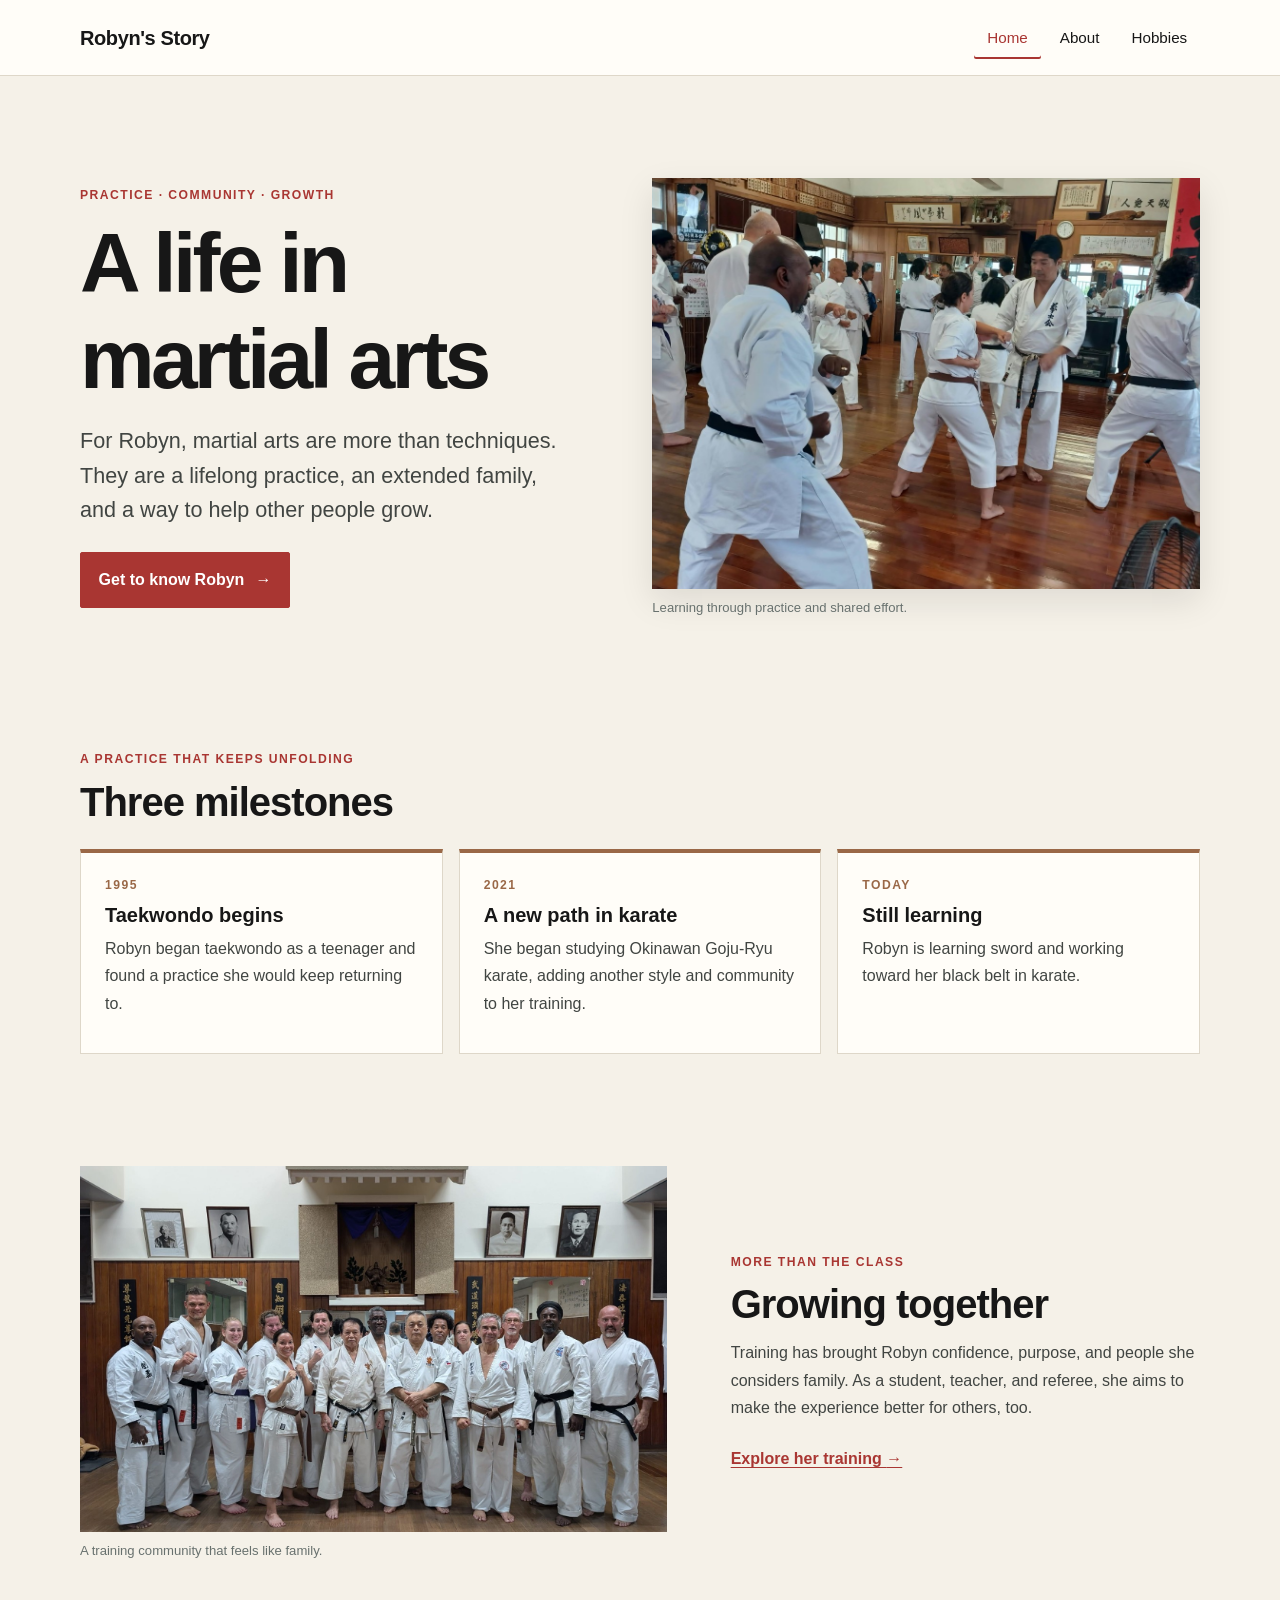
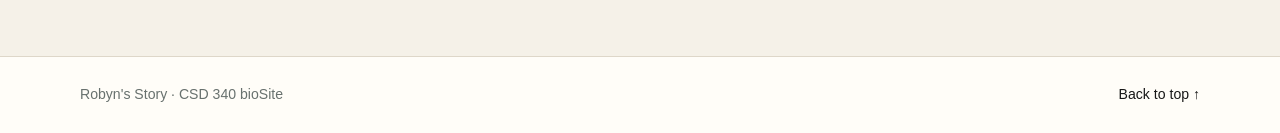
<file: index.html>
<!-- Prince Hubbard | November 21, 2026 | Module 7.2 Assignment: bioSite Development and GitHub Pages Deployment -->
<!DOCTYPE html>
<html lang="en">
<head>
    <meta charset="UTF-8">
    <meta name="viewport" content="width=device-width, initial-scale=1.0">
    <meta name="description" content="Meet Robyn and learn how martial arts have shaped her life, community, and goals.">
    <title>Robyn's Story | CSD 340 bioSite</title>
    <link rel="stylesheet" href="style.css">
</head>
<body>
    <a class="skip-link" href="#main-content">Skip to main content</a>
    <header class="site-header">
        <a class="wordmark" href="index.html">Robyn's Story</a>
        <nav class="site-nav" aria-label="Main navigation">
            <a class="active" aria-current="page" href="index.html">Home</a>
            <a href="about.html">About</a>
            <a href="hobbies.html">Hobbies</a>
        </nav>
    </header>

    <main id="main-content">
        <section class="hero page-width" aria-labelledby="hero-title">
            <div class="hero-copy">
                <p class="eyebrow">Practice · Community · Growth</p>
                <h1 id="hero-title">A life in martial arts</h1>
                <p class="hero-lede">For Robyn, martial arts are more than techniques. They are a lifelong practice, an extended family, and a way to help other people grow.</p>
                <a class="button-link" href="about.html">Get to know Robyn <span aria-hidden="true">→</span></a>
            </div>
            <figure class="hero-image">
                <img src="images/okinawa-dojo-practice.jpg" alt="Martial artists practice together in a wooden dojo in Okinawa">
                <figcaption>Learning through practice and shared effort.</figcaption>
            </figure>
        </section>

        <section class="milestones page-width" aria-labelledby="milestones-title">
            <div class="section-heading">
                <p class="eyebrow">A practice that keeps unfolding</p>
                <h2 id="milestones-title">Three milestones</h2>
            </div>
            <div class="card-grid">
                <article class="story-card">
                    <p class="card-kicker">1995</p>
                    <h3>Taekwondo begins</h3>
                    <p>Robyn began taekwondo as a teenager and found a practice she would keep returning to.</p>
                </article>
                <article class="story-card">
                    <p class="card-kicker">2021</p>
                    <h3>A new path in karate</h3>
                    <p>She began studying Okinawan Goju-Ryu karate, adding another style and community to her training.</p>
                </article>
                <article class="story-card">
                    <p class="card-kicker">Today</p>
                    <h3>Still learning</h3>
                    <p>Robyn is learning sword and working toward her black belt in karate.</p>
                </article>
            </div>
        </section>

        <section class="feature-band page-width" aria-labelledby="community-title">
            <figure class="feature-image">
                <img src="images/training-community.jpg" alt="A group of martial artists stand together in their dojo">
                <figcaption>A training community that feels like family.</figcaption>
            </figure>
            <div class="feature-copy">
                <p class="eyebrow">More than the class</p>
                <h2 id="community-title">Growing together</h2>
                <p>Training has brought Robyn confidence, purpose, and people she considers family. As a student, teacher, and referee, she aims to make the experience better for others, too.</p>
                <a class="text-link" href="hobbies.html">Explore her training <span aria-hidden="true">→</span></a>
            </div>
        </section>
    </main>

    <footer class="site-footer">
        <div class="page-width footer-inner">
            <p>Robyn's Story · CSD 340 bioSite</p>
            <a href="#main-content">Back to top ↑</a>
        </div>
    </footer>
</body>
</html>
</file>
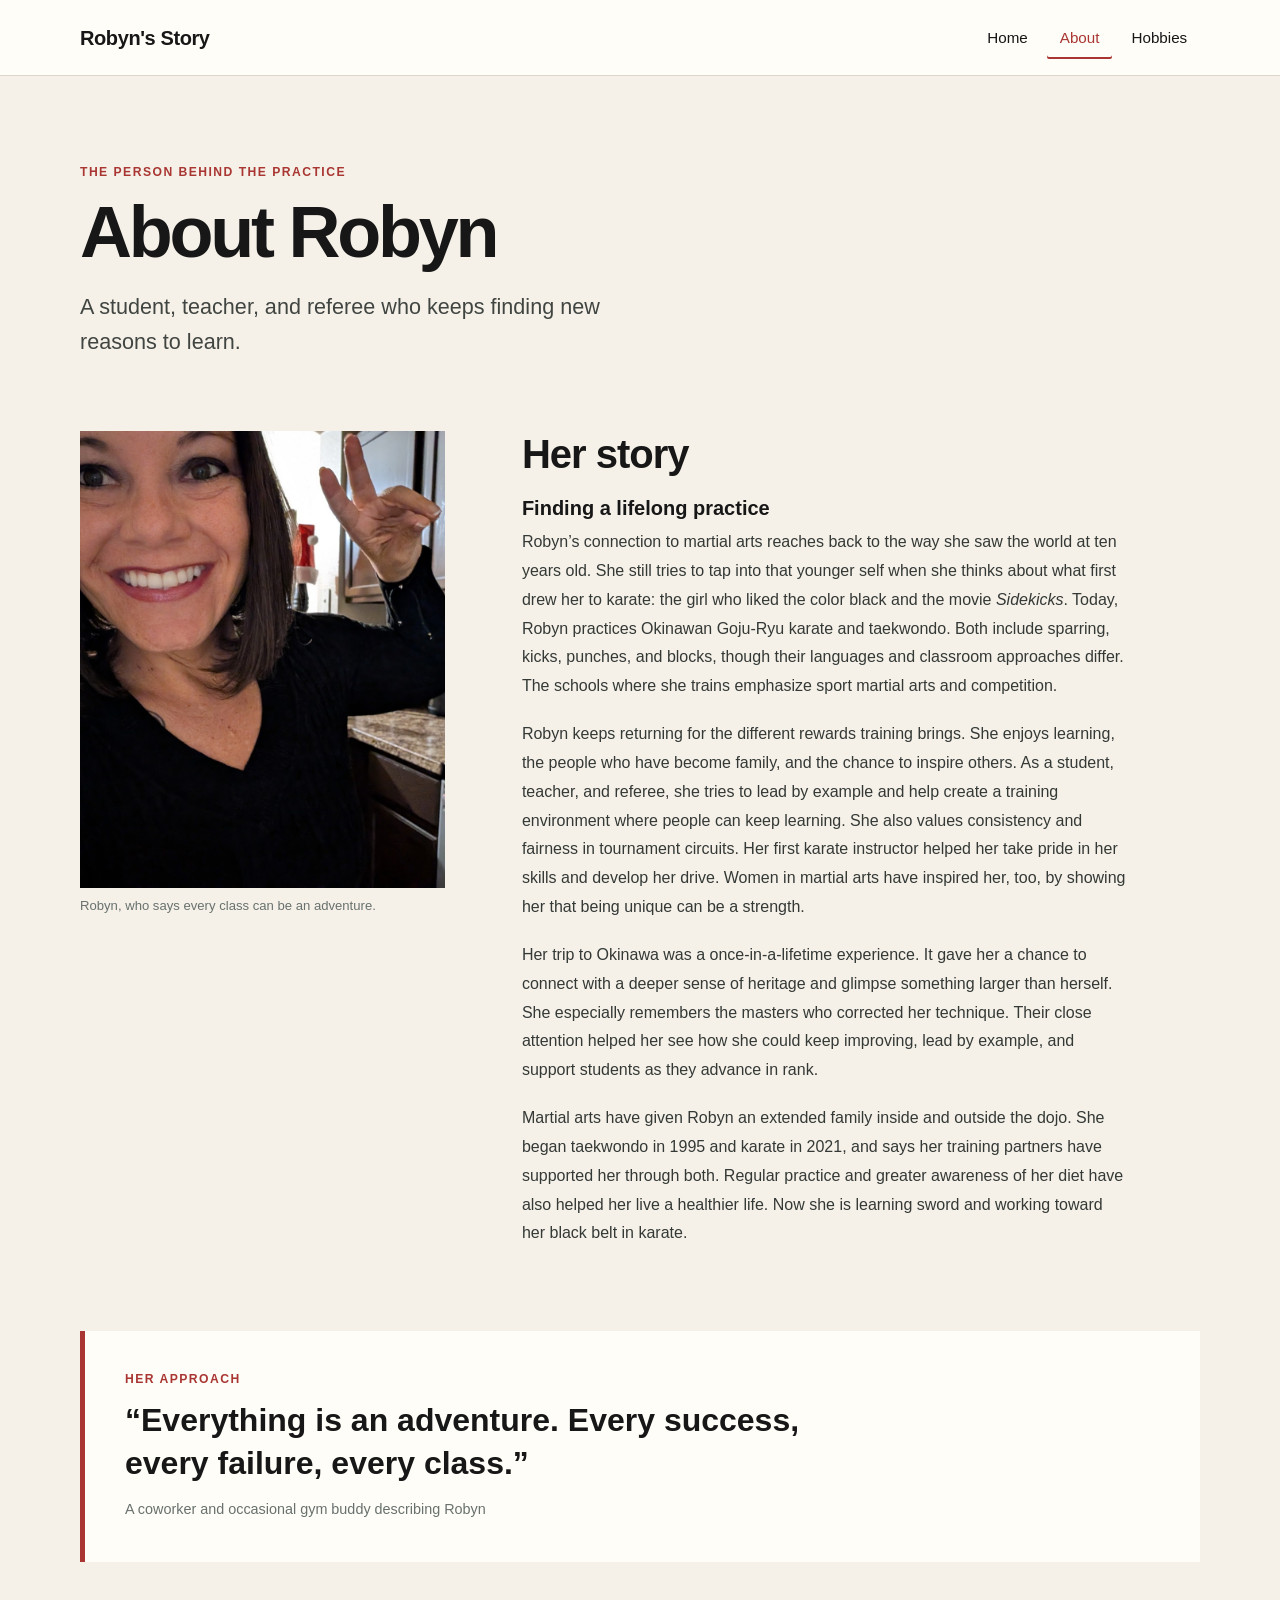
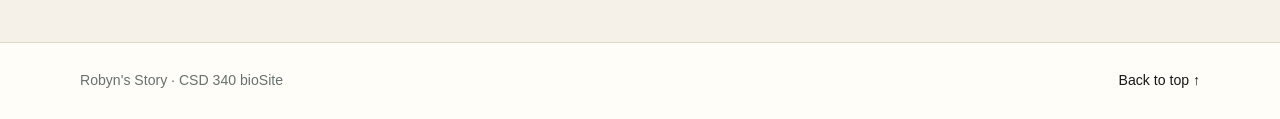
<file: about.html>
<!-- Prince Hubbard | November 21, 2026 | Module 7.2 Assignment: bioSite Development and GitHub Pages Deployment -->
<!DOCTYPE html>
<html lang="en">
<head>
    <meta charset="UTF-8">
    <meta name="viewport" content="width=device-width, initial-scale=1.0">
    <meta name="description" content="Read Robyn's story and how martial arts have influenced her life.">
    <title>About Robyn | CSD 340 bioSite</title>
    <link rel="stylesheet" href="style.css">
</head>
<body>
    <a class="skip-link" href="#main-content">Skip to main content</a>
    <header class="site-header">
        <a class="wordmark" href="index.html">Robyn's Story</a>
        <nav class="site-nav" aria-label="Main navigation">
            <a href="index.html">Home</a>
            <a class="active" aria-current="page" href="about.html">About</a>
            <a href="hobbies.html">Hobbies</a>
        </nav>
    </header>

    <main id="main-content" class="page-width">
        <section class="page-intro" aria-labelledby="page-title">
            <p class="eyebrow">The person behind the practice</p>
            <h1 id="page-title">About Robyn</h1>
            <p class="hero-lede">A student, teacher, and referee who keeps finding new reasons to learn.</p>
        </section>

        <section class="bio-layout" aria-label="Robyn's biography">
            <figure class="portrait-card">
                <img src="images/robyn-portrait.jpg" alt="Robyn smiling for a portrait">
                <figcaption>Robyn, who says every class can be an adventure.</figcaption>
            </figure>
            <div class="prose">
                <h2>Her story</h2>
                <h3>Finding a lifelong practice</h3>
                <p>Robyn’s connection to martial arts reaches back to the way she saw the world at ten years old. She still tries to tap into that younger self when she thinks about what first drew her to karate: the girl who liked the color black and the movie <em>Sidekicks</em>. Today, Robyn practices Okinawan Goju-Ryu karate and taekwondo. Both include sparring, kicks, punches, and blocks, though their languages and classroom approaches differ. The schools where she trains emphasize sport martial arts and competition.</p>
                <p>Robyn keeps returning for the different rewards training brings. She enjoys learning, the people who have become family, and the chance to inspire others. As a student, teacher, and referee, she tries to lead by example and help create a training environment where people can keep learning. She also values consistency and fairness in tournament circuits. Her first karate instructor helped her take pride in her skills and develop her drive. Women in martial arts have inspired her, too, by showing her that being unique can be a strength.</p>
                <p>Her trip to Okinawa was a once-in-a-lifetime experience. It gave her a chance to connect with a deeper sense of heritage and glimpse something larger than herself. She especially remembers the masters who corrected her technique. Their close attention helped her see how she could keep improving, lead by example, and support students as they advance in rank.</p>
                <p>Martial arts have given Robyn an extended family inside and outside the dojo. She began taekwondo in 1995 and karate in 2021, and says her training partners have supported her through both. Regular practice and greater awareness of her diet have also helped her live a healthier life. Now she is learning sword and working toward her black belt in karate.</p>
            </div>
        </section>

        <aside class="quote-card" aria-label="Robyn's outlook on training">
            <p class="eyebrow">Her approach</p>
            <blockquote>“Everything is an adventure. Every success, every failure, every class.”</blockquote>
            <p class="quote-attribution">A coworker and occasional gym buddy describing Robyn</p>
        </aside>
    </main>

    <footer class="site-footer">
        <div class="page-width footer-inner">
            <p>Robyn's Story · CSD 340 bioSite</p>
            <a href="#main-content">Back to top ↑</a>
        </div>
    </footer>
</body>
</html>
</file>
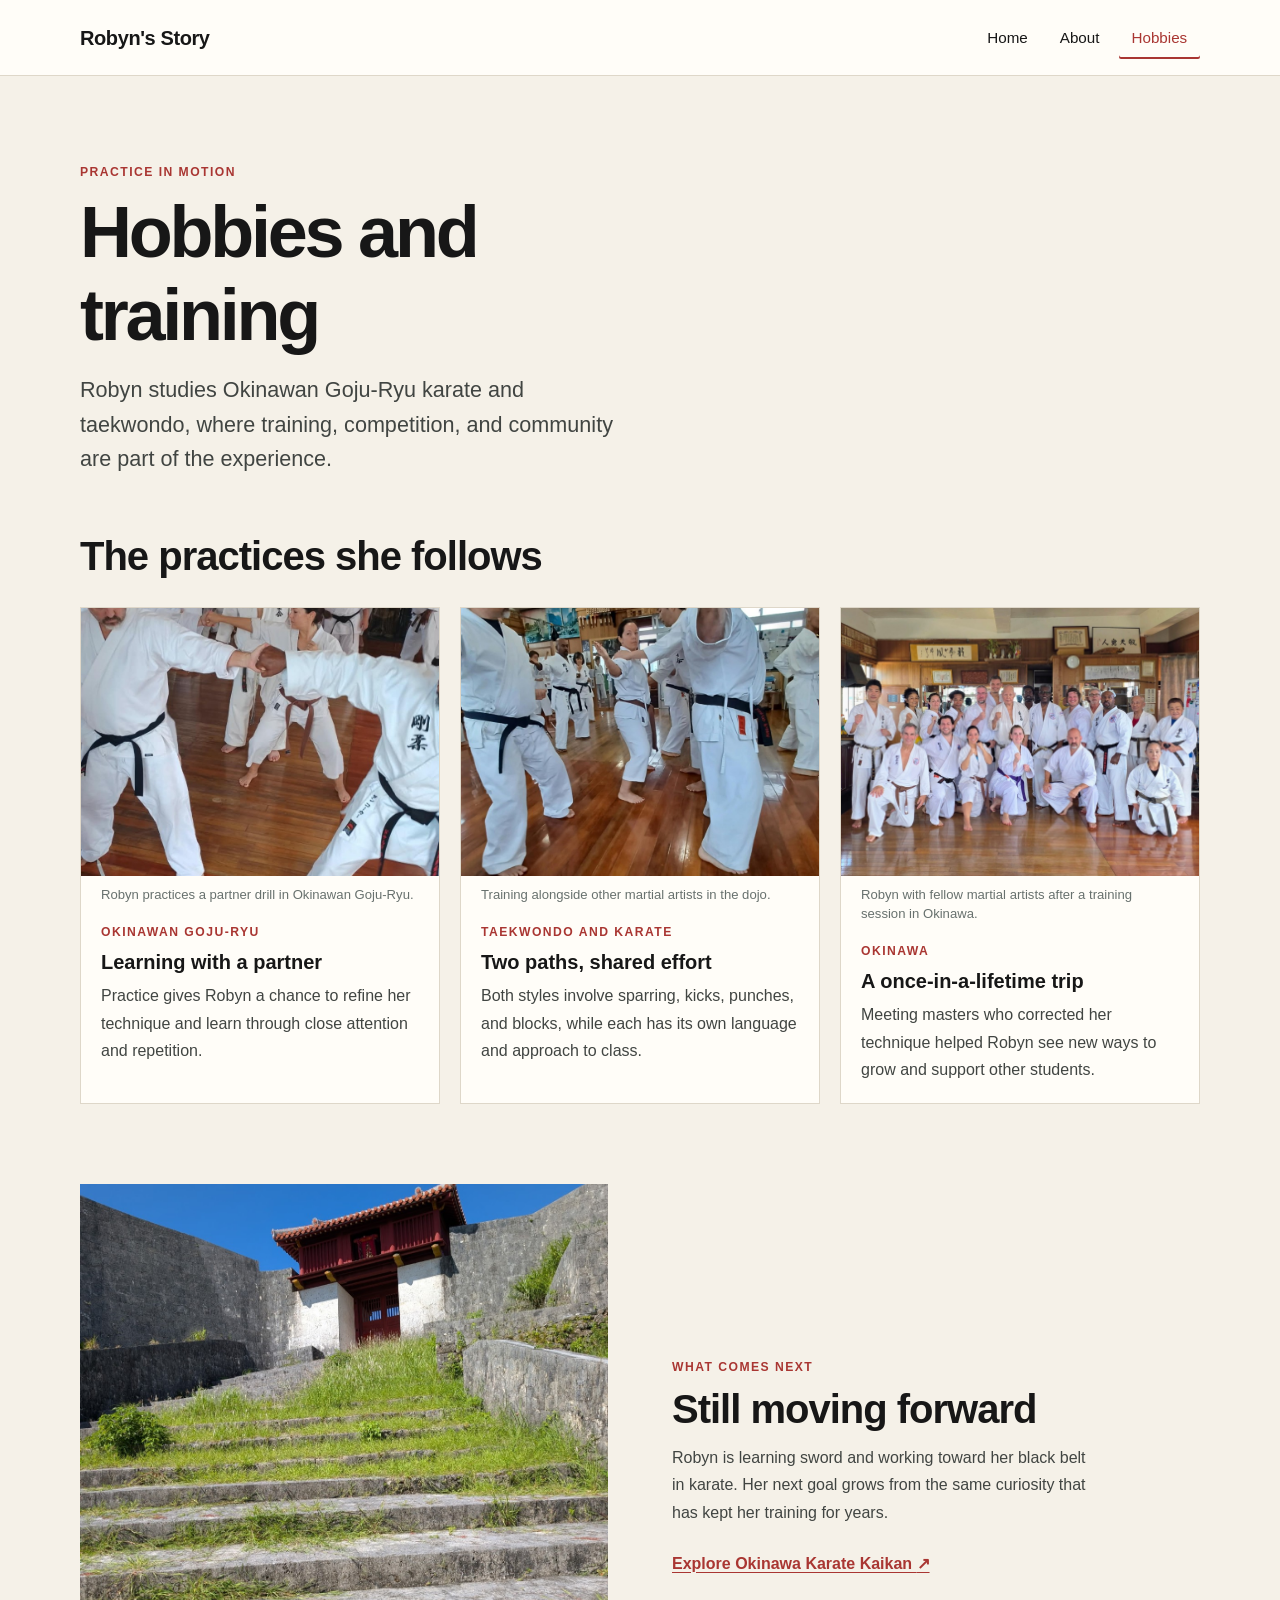
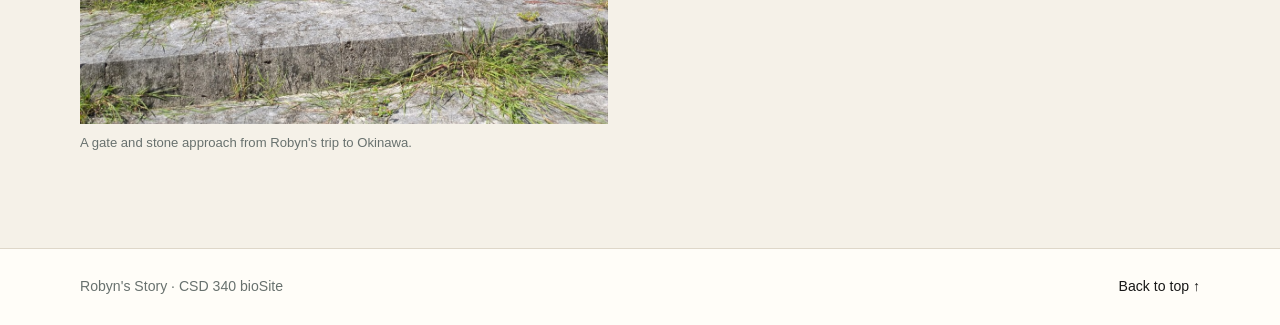
<file: hobbies.html>
<!-- Prince Hubbard | November 21, 2026 | Module 7.2 Assignment: bioSite Development and GitHub Pages Deployment -->
<!DOCTYPE html>
<html lang="en">
<head>
    <meta charset="UTF-8">
    <meta name="viewport" content="width=device-width, initial-scale=1.0">
    <meta name="description" content="Explore Robyn's Okinawan Goju-Ryu karate, taekwondo, and continuing training goals.">
    <title>Hobbies and Training | CSD 340 bioSite</title>
    <link rel="stylesheet" href="style.css">
</head>
<body>
    <a class="skip-link" href="#main-content">Skip to main content</a>
    <header class="site-header">
        <a class="wordmark" href="index.html">Robyn's Story</a>
        <nav class="site-nav" aria-label="Main navigation">
            <a href="index.html">Home</a>
            <a href="about.html">About</a>
            <a class="active" aria-current="page" href="hobbies.html">Hobbies</a>
        </nav>
    </header>

    <main id="main-content" class="page-width">
        <section class="page-intro" aria-labelledby="page-title">
            <p class="eyebrow">Practice in motion</p>
            <h1 id="page-title">Hobbies and training</h1>
            <p class="hero-lede">Robyn studies Okinawan Goju-Ryu karate and taekwondo, where training, competition, and community are part of the experience.</p>
        </section>

        <section class="practice-section" aria-labelledby="practice-title">
            <h2 id="practice-title">The practices she follows</h2>
            <div class="practice-grid">
            <article class="photo-card">
                <figure class="photo-card-figure">
                    <img src="images/karate-partner-drill.jpg" alt="Robyn practices a partner drill with another martial artist">
                    <figcaption>Robyn practices a partner drill in Okinawan Goju-Ryu.</figcaption>
                </figure>
                <div class="photo-card-body">
                    <p class="eyebrow">Okinawan Goju-Ryu</p>
                    <h3>Learning with a partner</h3>
                    <p>Practice gives Robyn a chance to refine her technique and learn through close attention and repetition.</p>
                </div>
            </article>
            <article class="photo-card">
                <figure class="photo-card-figure">
                    <img src="images/karate-training.jpg" alt="Robyn trains alongside martial artists in a traditional wooden dojo">
                    <figcaption>Training alongside other martial artists in the dojo.</figcaption>
                </figure>
                <div class="photo-card-body">
                    <p class="eyebrow">Taekwondo and karate</p>
                    <h3>Two paths, shared effort</h3>
                    <p>Both styles involve sparring, kicks, punches, and blocks, while each has its own language and approach to class.</p>
                </div>
            </article>
            <article class="photo-card">
                <figure class="photo-card-figure">
                    <img src="images/okinawa-dojo-group.jpg" alt="Robyn and fellow martial artists gather after training in Okinawa">
                    <figcaption>Robyn with fellow martial artists after a training session in Okinawa.</figcaption>
                </figure>
                <div class="photo-card-body">
                    <p class="eyebrow">Okinawa</p>
                    <h3>A once-in-a-lifetime trip</h3>
                    <p>Meeting masters who corrected her technique helped Robyn see new ways to grow and support other students.</p>
                </div>
            </article>
            </div>
        </section>

        <section class="next-chapter" aria-labelledby="next-chapter-title">
            <figure class="gate-image">
                <img src="images/okinawa-gate.jpg" alt="A red Okinawan gate stands above a stone approach">
                <figcaption>A gate and stone approach from Robyn's trip to Okinawa.</figcaption>
            </figure>
            <div class="next-chapter-copy">
                <p class="eyebrow">What comes next</p>
                <h2 id="next-chapter-title">Still moving forward</h2>
                <p>Robyn is learning sword and working toward her black belt in karate. Her next goal grows from the same curiosity that has kept her training for years.</p>
                <a class="text-link" href="https://www.okinawa-karate.jp/en/" target="_blank" rel="noopener noreferrer">Explore Okinawa Karate Kaikan <span aria-hidden="true">↗</span></a>
            </div>
        </section>
    </main>

    <footer class="site-footer">
        <div class="page-width footer-inner">
            <p>Robyn's Story · CSD 340 bioSite</p>
            <a href="#main-content">Back to top ↑</a>
        </div>
    </footer>
</body>
</html>
</file>
<file: style.css>
/* Prince Hubbard | November 21, 2026 | Module 7.2 Assignment: bioSite Development and GitHub Pages Deployment */
:root {
    color-scheme: light;
    --ink: #171717;
    --ivory: #f5f1e8;
    --paper: #fffdf8;
    --dojo-red: #a93632;
    --warm-wood: #9a6847;
    --slate: #68716e;
    --line: #ded7c9;
    --shadow: 0 12px 32px rgb(23 23 23 / 10%);
    --body-font: Arial, Helvetica, sans-serif;
    --heading-font: "Trebuchet MS", Arial, sans-serif;
    --measure: 68ch;
}

* {
    box-sizing: border-box;
}

html {
    scroll-behavior: smooth;
}

body {
    margin: 0;
    background: var(--ivory);
    color: var(--ink);
    font-family: var(--body-font);
    font-size: 1rem;
    line-height: 1.7;
}

img {
    display: block;
    max-width: 100%;
}

figure {
    margin: 0;
}

h1,
h2,
h3,
p {
    margin-top: 0;
}

h1,
h2,
h3 {
    color: var(--ink);
    font-family: var(--heading-font);
    line-height: 1.15;
}

h1 {
    max-width: 14ch;
    margin-bottom: 1rem;
    font-size: clamp(2.6rem, 7vw, 5.25rem);
    font-weight: 700;
    letter-spacing: -0.045em;
}

h2 {
    margin-bottom: 0.75rem;
    font-size: clamp(1.75rem, 4vw, 2.5rem);
    letter-spacing: -0.025em;
}

h3 {
    margin-bottom: 0.5rem;
    font-size: 1.25rem;
}

a {
    color: var(--dojo-red);
}

a:hover {
    color: #762421;
}

a:focus-visible {
    outline: 3px solid var(--warm-wood);
    outline-offset: 4px;
}

.skip-link {
    position: absolute;
    top: -5rem;
    left: 1rem;
    z-index: 10;
    padding: 0.65rem 1rem;
    background: var(--paper);
    color: var(--ink);
}

.skip-link:focus {
    top: 1rem;
}

.page-width {
    width: min(1120px, calc(100% - 2.5rem));
    margin-inline: auto;
}

.site-header {
    display: flex;
    min-height: 76px;
    align-items: center;
    justify-content: space-between;
    gap: 2rem;
    padding: 0.75rem max(1.25rem, calc((100vw - 1120px) / 2));
    border-bottom: 1px solid var(--line);
    background: var(--paper);
}

.wordmark {
    color: var(--ink);
    font-family: var(--heading-font);
    font-size: 1.25rem;
    font-weight: 700;
    letter-spacing: -0.02em;
    text-decoration: none;
}

.site-nav {
    display: flex;
    flex-wrap: wrap;
    gap: 0.4rem;
}

.site-nav a {
    padding: 0.55rem 0.8rem;
    border-radius: 2px;
    color: var(--ink);
    font-size: 0.95rem;
    text-decoration: none;
}

.site-nav a:hover,
.site-nav a.active {
    color: var(--dojo-red);
}

.site-nav a.active {
    box-shadow: inset 0 -2px 0 var(--dojo-red);
}

.hero {
    display: grid;
    grid-template-columns: minmax(0, 0.95fr) minmax(0, 1.05fr);
    align-items: center;
    gap: clamp(2rem, 6vw, 5rem);
    padding-block: clamp(3.5rem, 8vw, 7rem);
}

.hero-copy {
    padding-block: 0.5rem;
}

.eyebrow,
.card-kicker {
    margin-bottom: 0.65rem;
    color: var(--dojo-red);
    font-size: 0.76rem;
    font-weight: 700;
    letter-spacing: 0.12em;
    line-height: 1.4;
    text-transform: uppercase;
}

.hero-lede {
    max-width: 46ch;
    margin-bottom: 1.5rem;
    color: #414542;
    font-size: clamp(1.1rem, 2vw, 1.35rem);
    line-height: 1.6;
}

.button-link {
    display: inline-flex;
    align-items: center;
    gap: 0.7rem;
    padding: 0.85rem 1.1rem;
    border: 1px solid var(--dojo-red);
    border-radius: 2px;
    background: var(--dojo-red);
    color: #fff;
    font-weight: 700;
    text-decoration: none;
}

.button-link:hover {
    border-color: #762421;
    background: #762421;
    color: #fff;
}

.hero-image img {
    width: 100%;
    aspect-ratio: 4 / 3;
    object-fit: cover;
    box-shadow: var(--shadow);
}

figcaption {
    margin-top: 0.55rem;
    color: var(--slate);
    font-size: 0.82rem;
    line-height: 1.45;
}

.milestones {
    padding-block: 2rem 5rem;
}

.section-heading {
    margin-bottom: 1.5rem;
}

.card-grid {
    display: grid;
    grid-template-columns: repeat(3, minmax(0, 1fr));
    gap: 1rem;
}

.story-card {
    min-height: 205px;
    padding: 1.5rem;
    border: 1px solid var(--line);
    border-top: 4px solid var(--warm-wood);
    background: var(--paper);
}

.story-card p:last-child {
    margin-bottom: 0;
    color: #414542;
}

.card-kicker {
    color: var(--warm-wood);
}

.feature-band {
    display: grid;
    grid-template-columns: minmax(0, 1fr) minmax(0, 0.8fr);
    align-items: center;
    gap: clamp(2rem, 6vw, 4rem);
    padding-block: 2rem 6rem;
}

.feature-image img {
    width: 100%;
    aspect-ratio: 16 / 10;
    object-fit: cover;
}

.feature-copy p:not(.eyebrow) {
    max-width: var(--measure);
    color: #414542;
}

.text-link {
    display: inline-block;
    margin-top: 0.5rem;
    font-weight: 700;
    text-underline-offset: 0.2em;
}

.page-intro {
    max-width: 760px;
    padding-block: clamp(3rem, 7vw, 5.5rem) 2rem;
}

.page-intro h1 {
    font-size: clamp(2.7rem, 6vw, 4.5rem);
}

.bio-layout {
    display: grid;
    grid-template-columns: minmax(240px, 0.7fr) minmax(0, 1.3fr);
    align-items: start;
    gap: clamp(2rem, 6vw, 5rem);
    padding-block: 1rem 4rem;
}

.portrait-card {
    position: sticky;
    top: 1.5rem;
}

.portrait-card img {
    width: 100%;
    aspect-ratio: 4 / 5;
    object-fit: cover;
    object-position: center 35%;
}

.prose {
    max-width: var(--measure);
}

.prose h2 {
    margin-bottom: 1.25rem;
}

.prose p {
    margin-bottom: 1.2rem;
    color: #343936;
    line-height: 1.8;
}

.quote-card {
    margin-bottom: 5rem;
    padding: clamp(1.5rem, 4vw, 2.5rem);
    border-left: 5px solid var(--dojo-red);
    background: var(--paper);
}

.quote-card blockquote {
    max-width: 38ch;
    margin: 0 0 0.75rem;
    font-family: var(--heading-font);
    font-size: clamp(1.4rem, 3vw, 2rem);
    font-weight: 700;
    line-height: 1.35;
}

.quote-attribution {
    margin-bottom: 0;
    color: var(--slate);
    font-size: 0.9rem;
}

.practice-grid {
    display: grid;
    grid-template-columns: repeat(3, minmax(0, 1fr));
    gap: 1.25rem;
    padding-block: 1rem 4rem;
}

.photo-card {
    overflow: hidden;
    border: 1px solid var(--line);
    background: var(--paper);
}

.photo-card-figure img {
    width: 100%;
    aspect-ratio: 4 / 3;
    object-fit: cover;
}

.photo-card-figure figcaption {
    padding-inline: 1.25rem;
}

.photo-card-body {
    padding: 1.25rem;
}

.photo-card-body p:last-child {
    margin-bottom: 0;
    color: #414542;
}

.next-chapter {
    display: grid;
    grid-template-columns: minmax(0, 1fr) minmax(0, 1fr);
    align-items: center;
    gap: clamp(2rem, 6vw, 4rem);
    padding-block: 1rem 6rem;
}

.gate-image img {
    width: 100%;
    max-height: 540px;
    aspect-ratio: 4 / 5;
    object-fit: cover;
}

.next-chapter-copy p:not(.eyebrow) {
    max-width: 48ch;
    color: #414542;
}

.site-footer {
    border-top: 1px solid var(--line);
    background: var(--paper);
}

.footer-inner {
    display: flex;
    min-height: 76px;
    align-items: center;
    justify-content: space-between;
    gap: 1rem;
    color: var(--slate);
    font-size: 0.88rem;
}

.footer-inner p {
    margin: 0;
}

.footer-inner a {
    color: var(--ink);
    text-decoration: none;
}

.footer-inner a:hover {
    color: var(--dojo-red);
    text-decoration: underline;
}

@media (max-width: 760px) {
    .site-header {
        align-items: flex-start;
        flex-direction: column;
        gap: 0.65rem;
        padding-block: 1rem;
    }

    .site-nav {
        width: 100%;
    }

    .site-nav a {
        padding-left: 0;
        padding-right: 1.1rem;
    }

    .hero,
    .feature-band,
    .bio-layout,
    .next-chapter {
        grid-template-columns: 1fr;
    }

    .hero {
        gap: 2rem;
        padding-block: 3rem;
    }

    .card-grid,
    .practice-grid {
        grid-template-columns: 1fr;
    }

    .story-card {
        min-height: 0;
    }

    .portrait-card {
        position: static;
        max-width: 420px;
    }

    .practice-grid {
        gap: 1rem;
    }
}

@media (prefers-reduced-motion: reduce) {
    html {
        scroll-behavior: auto;
    }
}
</file>
